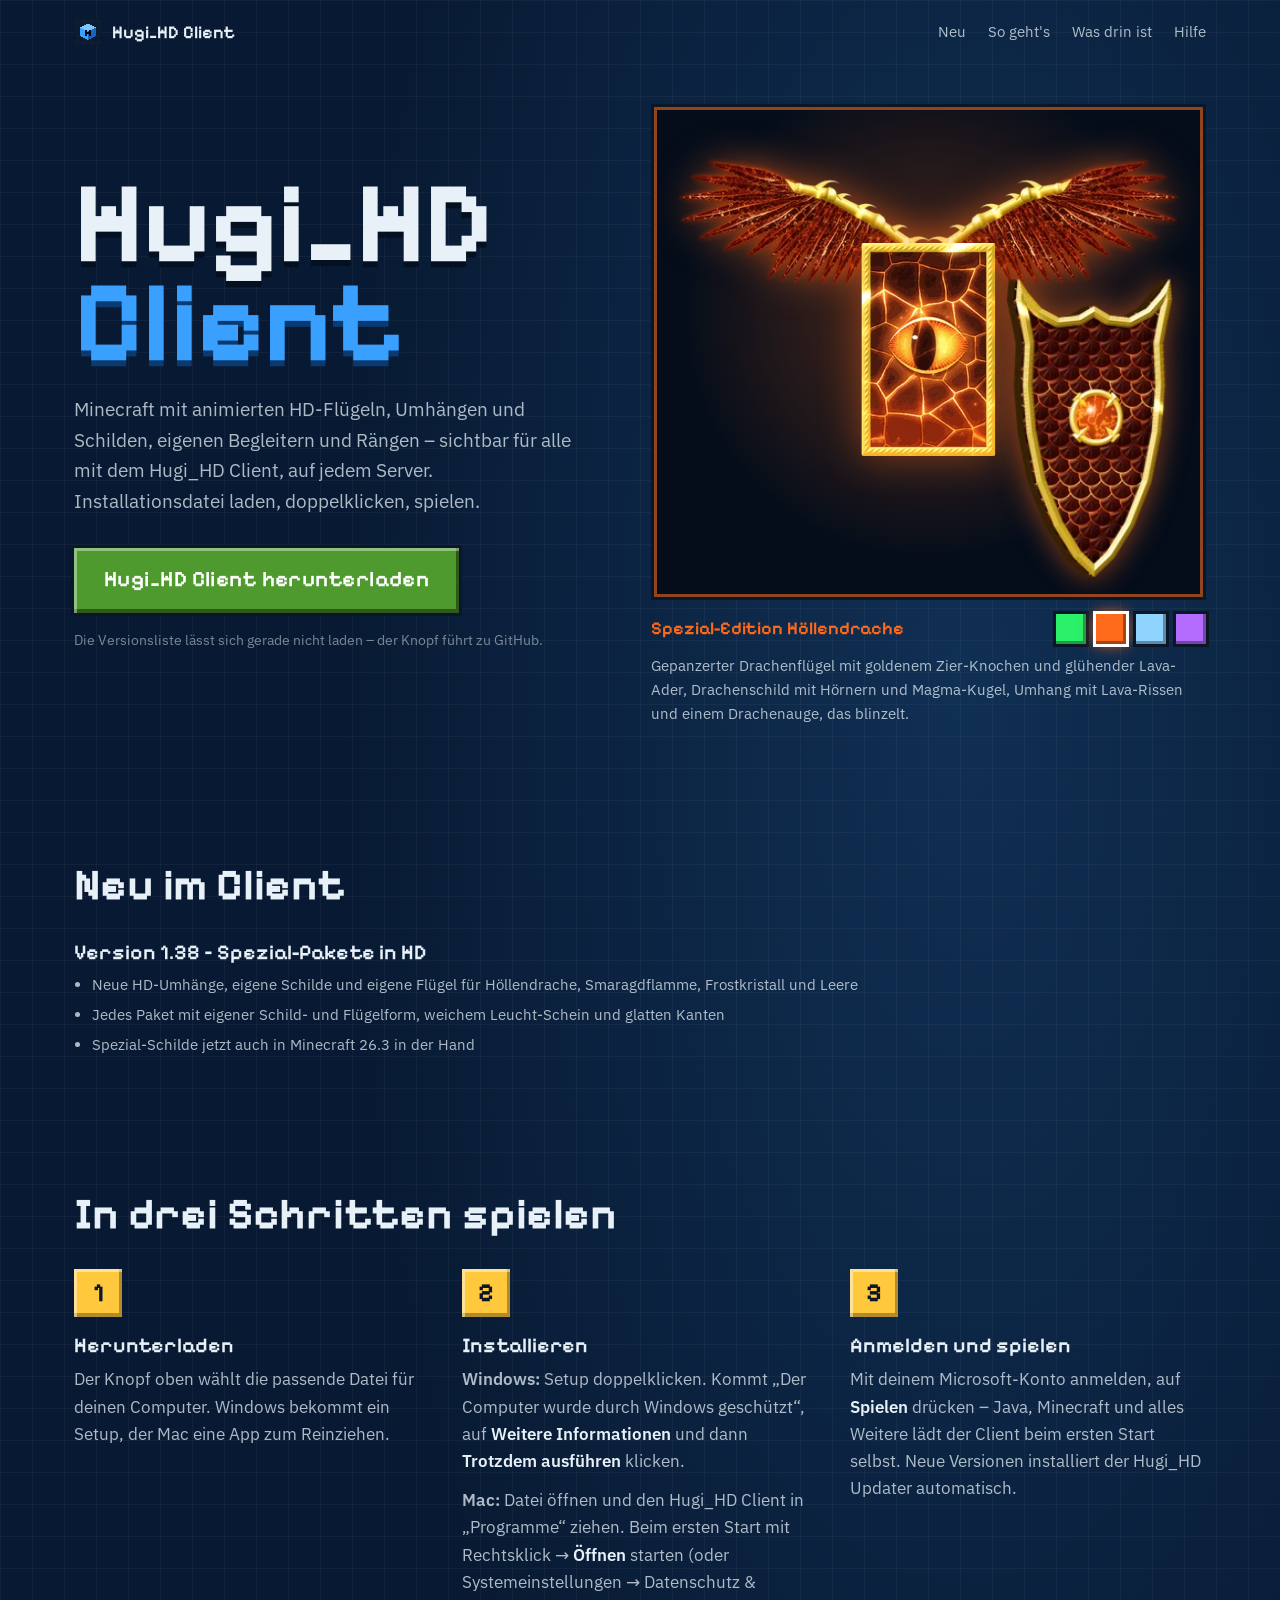
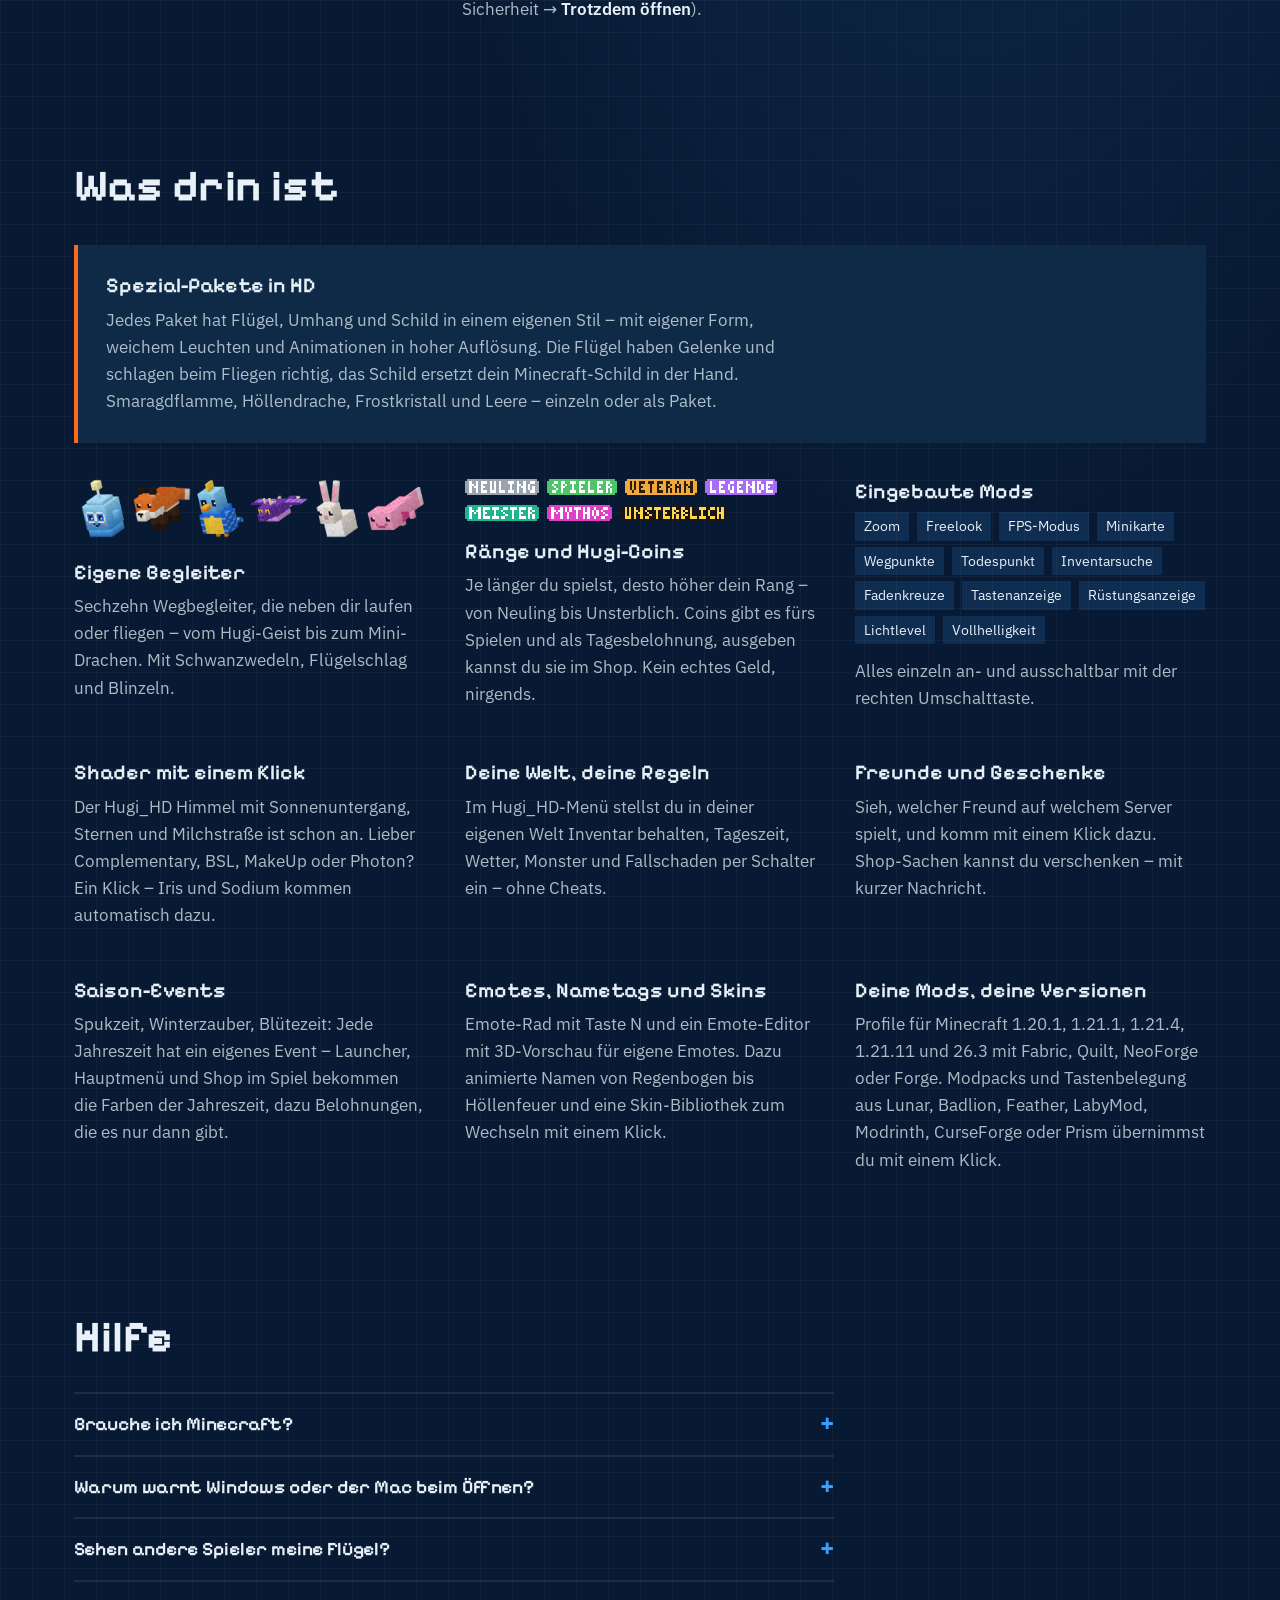
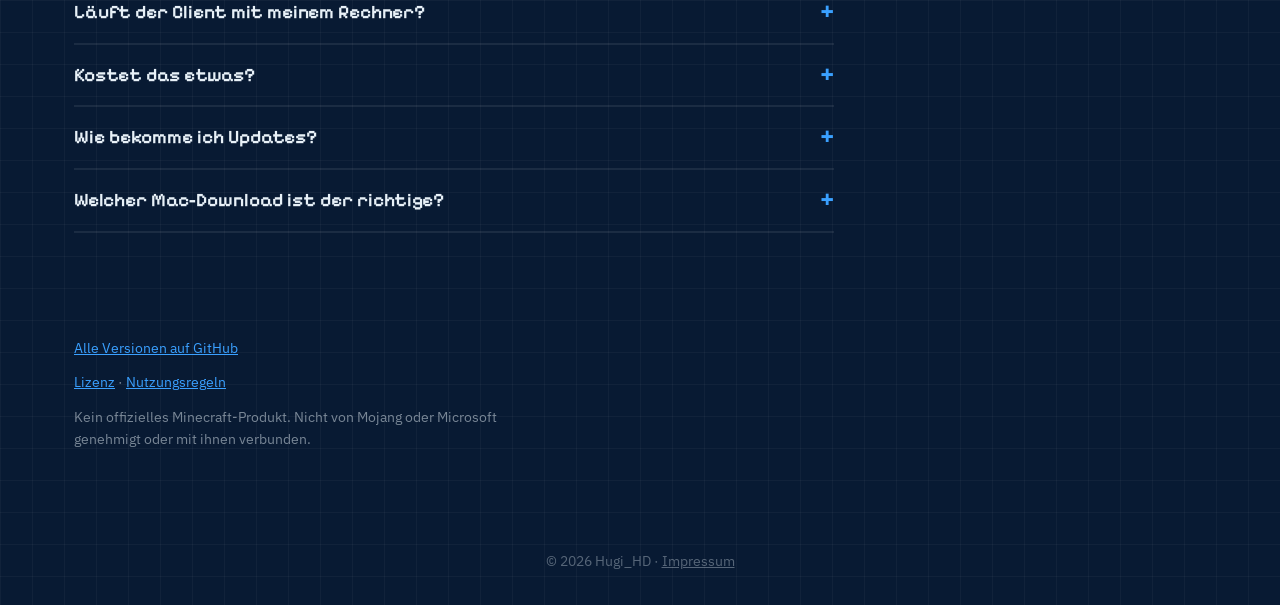
<file: index.html>
<!doctype html>
<html lang="de">
<head>
  <meta charset="utf-8">
  <meta name="viewport" content="width=device-width, initial-scale=1">
  <title>Hugi_HD Client – kostenloser Minecraft Client mit Flügeln, Umhängen & Mods</title>
  <meta name="description" content="Hugi_HD Client: kostenloser Minecraft Client für Windows und Mac (Java Edition, 1.20 bis 26.x). Animierte HD-Flügel, Umhänge, Schilde und Auren, Begleiter, Emotes, Replays, Shader und eingebaute PvP-Mods – herunterladen, installieren, spielen.">
  <meta name="robots" content="index, follow">
  <link rel="canonical" href="https://hugomarkefsky-sketch.github.io/hugihd-updaates/">
  <meta property="og:type" content="website">
  <meta property="og:locale" content="de_DE">
  <meta property="og:site_name" content="Hugi_HD Client">
  <meta property="og:title" content="Hugi_HD Client – Minecraft mit Flügeln, Umhängen und Mods">
  <meta property="og:description" content="Kostenloser Minecraft Client mit animierten HD-Flügeln, Begleitern, Emotes, Replays und eingebauten Mods – ein Download, dann spielen.">
  <meta property="og:url" content="https://hugomarkefsky-sketch.github.io/hugihd-updaates/">
  <meta property="og:image" content="https://hugomarkefsky-sketch.github.io/hugihd-updaates/img/og-hoellendrache.png">
  <meta name="twitter:card" content="summary_large_image">
  <script type="application/ld+json">
[
 {
  "@context": "https://schema.org",
  "@type": "SoftwareApplication",
  "name": "Hugi_HD Client",
  "alternateName": [
   "HugiHD Client",
   "Hugi HD Client",
   "Hugi_HD Minecraft Client"
  ],
  "applicationCategory": "GameApplication",
  "applicationSubCategory": "Minecraft Client",
  "operatingSystem": "Windows 10, Windows 11, macOS",
  "description": "Kostenloser Minecraft-Client (Java Edition, Fabric) mit animierten HD-Flügeln, Umhängen, Schilden, Auren, Begleitern, Emotes, Replays, Shadern und eingebauten Mods.",
  "url": "https://hugomarkefsky-sketch.github.io/hugihd-updaates/",
  "image": "https://hugomarkefsky-sketch.github.io/hugihd-updaates/img/og-hoellendrache.png",
  "inLanguage": "de",
  "offers": {
   "@type": "Offer",
   "price": "0",
   "priceCurrency": "EUR"
  },
  "author": {
   "@type": "Person",
   "name": "Hugi_HD"
  }
 },
 {
  "@context": "https://schema.org",
  "@type": "FAQPage",
  "mainEntity": [
   {
    "@type": "Question",
    "name": "Brauche ich Minecraft?",
    "acceptedAnswer": {
     "@type": "Answer",
     "text": "Ja. Du brauchst Minecraft: Java Edition mit einem Microsoft-Konto. Der Client startet dein eigenes Minecraft – mit allem, was du gekauft hast."
    }
   },
   {
    "@type": "Question",
    "name": "Warum warnt Windows oder der Mac beim Öffnen?",
    "acceptedAnswer": {
     "@type": "Answer",
     "text": "Der Client ist nicht von einer großen Firma zertifiziert – das kostet jedes Jahr Geld. Die Warnung kommt deshalb bei jeder kleinen App. Wie du sie wegklickst, steht oben bei Schritt 2."
    }
   },
   {
    "@type": "Question",
    "name": "Sehen andere Spieler meine Flügel?",
    "acceptedAnswer": {
     "@type": "Answer",
     "text": "Alle, die den Hugi_HD Client nutzen, sehen deine Flügel, Begleiter, Umhänge und Schilde – auf jedem Server. Ohne Client sieht man nur das normale Minecraft."
    }
   },
   {
    "@type": "Question",
    "name": "Läuft der Client mit meinem Rechner?",
    "acceptedAnswer": {
     "@type": "Answer",
     "text": "Ja, wenn Minecraft läuft. Windows 10/11 und macOS (Apple-Chip oder Intel). Für Shader brauchst du eine etwas stärkere Grafikkarte – der Hugi_HD Himmel kostet dagegen kaum FPS."
    }
   },
   {
    "@type": "Question",
    "name": "Kostet das etwas?",
    "acceptedAnswer": {
     "@type": "Answer",
     "text": "Nein. Der Client ist kostenlos, Hugi-Coins sind Spielgeld und lassen sich nicht kaufen."
    }
   },
   {
    "@type": "Question",
    "name": "Wie bekomme ich Updates?",
    "acceptedAnswer": {
     "@type": "Answer",
     "text": "Automatisch. Der Launcher holt neue Versionen beim Start selbst und startet kurz neu – meistens dauert das nur ein paar Sekunden."
    }
   },
   {
    "@type": "Question",
    "name": "Welcher Mac-Download ist der richtige?",
    "acceptedAnswer": {
     "@type": "Answer",
     "text": "Apple-Chip (M1, M2, M3 …) oder Intel – findest du unter Apple-Menü → Über diesen Mac bei „Chip“ bzw. „Prozessor“. Der Knopf oben versucht, das selbst zu erkennen."
    }
   }
  ]
 }
]
  </script>
  <link rel="icon" href="img/icon.png">
  <link rel="apple-touch-icon" href="img/icon.png">
  <link rel="stylesheet" href="style.css">
</head>
<body>
  <header class="top">
    <a class="brand" href="#"><img src="img/icon.png" alt="" width="28" height="28">Hugi_HD Client</a>
    <nav>
      <a href="#neu">Neu</a>
      <a href="#so-gehts">So geht's</a>
      <a href="#inhalt">Was drin ist</a>
      <a href="#hilfe">Hilfe</a>
    </nav>
  </header>

  <main>
    <section class="hero">
      <div class="hero-text">
        <h1 class="wordmark"><span>Hugi_HD</span><span>Client</span></h1>
        <p class="lead">Minecraft mit animierten HD-Flügeln, Umhängen und Schilden, eigenen Begleitern und Rängen – sichtbar für alle mit dem Hugi_HD Client, auf jedem Server. Installationsdatei laden, doppelklicken, spielen.</p>

        <div class="download" id="download">
          <a class="mc-btn mc-grass big" id="dl-main" href="#">
            <span id="dl-label">Hugi_HD Client herunterladen</span>
          </a>
          <p class="dl-meta" id="dl-meta">Suche die neueste Version …</p>
          <p class="dl-other" id="dl-other"></p>
          <p class="dl-other dl-hub" id="dl-hub" hidden></p>
        </div>
      </div>

      <figure class="showcase" aria-label="Spezial-Editionen">
        <div class="stage" id="stage">
          <img class="sc-wings" id="sc-wings" src="img/wings-hoellendrache.webp" alt="Animierte Flügel der Spezial-Edition">
          <img class="sc-cape" id="sc-cape" src="img/cape-hoellendrache.webp" alt="Animierter Umhang">
          <img class="sc-shield" id="sc-shield" src="img/shield-hoellendrache.webp" alt="Animiertes Schild">
        </div>
        <figcaption>
          <span class="sc-name" id="sc-name">Spezial-Edition Höllendrache</span>
          <span class="sc-pick" role="group" aria-label="Edition wählen">
            <button type="button" data-ed="smaragdflamme" style="--c:#2AF06A" aria-label="Smaragdflamme"></button>
            <button type="button" data-ed="hoellendrache" style="--c:#FF6A1A" aria-label="Höllendrache" aria-pressed="true"></button>
            <button type="button" data-ed="frostkristall" style="--c:#8FD3FF" aria-label="Frostkristall"></button>
            <button type="button" data-ed="leere" style="--c:#B46CFF" aria-label="Leere"></button>
          </span>
        </figcaption>
        <p class="sc-desc" id="sc-desc">Gepanzerter Drachenflügel mit goldenem Zier-Knochen und glühender Lava-Ader, Drachenschild mit Hörnern und Magma-Kugel, Umhang mit Lava-Rissen und einem Drachenauge, das blinzelt.</p>
      </figure>
    </section>

    <section class="news" id="neu">
      <h2>Neu im Client</h2>
      <div class="news-list" id="news-list">
        <article>
          <h3>Version 1.38 – Spezial-Pakete in HD</h3>
          <ul>
            <li>Neue HD-Umhänge, eigene Schilde und eigene Flügel für Höllendrache, Smaragdflamme, Frostkristall und Leere</li>
            <li>Jedes Paket mit eigener Schild- und Flügelform, weichem Leucht-Schein und glatten Kanten</li>
            <li>Spezial-Schilde jetzt auch in Minecraft 26.3 in der Hand</li>
          </ul>
        </article>
      </div>
    </section>

    <section class="steps" id="so-gehts">
      <h2>In drei Schritten spielen</h2>
      <ol>
        <li>
          <h3>Herunterladen</h3>
          <p>Der Knopf oben wählt die passende Datei für deinen Computer. Windows bekommt ein Setup, der Mac eine App zum Reinziehen.</p>
        </li>
        <li>
          <h3>Installieren</h3>
          <p><strong>Windows:</strong> Setup doppelklicken. Kommt „Der Computer wurde durch Windows geschützt“, auf <em>Weitere Informationen</em> und dann <em>Trotzdem ausführen</em> klicken.</p>
          <p><strong>Mac:</strong> Datei öffnen und den Hugi_HD Client in „Programme“ ziehen. Beim ersten Start mit Rechtsklick → <em>Öffnen</em> starten (oder Systemeinstellungen → Datenschutz &amp; Sicherheit → <em>Trotzdem öffnen</em>).</p>
        </li>
        <li>
          <h3>Anmelden und spielen</h3>
          <p>Mit deinem Microsoft-Konto anmelden, auf <em>Spielen</em> drücken – Java, Minecraft und alles Weitere lädt der Client beim ersten Start selbst. Neue Versionen installiert der Hugi_HD Updater automatisch.</p>
        </li>
      </ol>
    </section>

    <section class="inside" id="inhalt">
      <h2>Was drin ist</h2>

      <div class="feature wide">
        <div>
          <h3>Spezial-Pakete in HD</h3>
          <p>Jedes Paket hat Flügel, Umhang und Schild in einem eigenen Stil – mit eigener Form, weichem Leuchten und Animationen in hoher Auflösung. Die Flügel haben Gelenke und schlagen beim Fliegen richtig, das Schild ersetzt dein Minecraft-Schild in der Hand. Smaragdflamme, Höllendrache, Frostkristall und Leere – einzeln oder als Paket.</p>
        </div>
      </div>

      <div class="feature">
        <img class="pets" src="img/pets.png" alt="Hugi-Geist, Fuchsi, Pixel-Vogel, Mini-Drache, Hoppel und Axo">
        <h3>Eigene Begleiter</h3>
        <p>Sechzehn Wegbegleiter, die neben dir laufen oder fliegen – vom Hugi-Geist bis zum Mini-Drachen. Mit Schwanzwedeln, Flügelschlag und Blinzeln.</p>
      </div>

      <div class="feature">
        <div class="ranks">
          <img src="img/rank-neuling.png" alt="Neuling"><img src="img/rank-spieler.png" alt="Spieler">
          <img src="img/rank-veteran.png" alt="Veteran"><img src="img/rank-legende.png" alt="Legende">
          <img src="img/rank-meister.png" alt="Meister"><img src="img/rank-mythos.png" alt="Mythos">
          <img src="img/rank-unsterblich.png" alt="Unsterblich">
        </div>
        <h3>Ränge und Hugi-Coins</h3>
        <p>Je länger du spielst, desto höher dein Rang – von Neuling bis Unsterblich. Coins gibt es fürs Spielen und als Tagesbelohnung, ausgeben kannst du sie im Shop. Kein echtes Geld, nirgends.</p>
      </div>

      <div class="feature">
        <h3>Eingebaute Mods</h3>
        <ul class="mods">
          <li>Zoom</li><li>Freelook</li><li>FPS-Modus</li><li>Minikarte</li><li>Wegpunkte</li><li>Todespunkt</li>
          <li>Inventarsuche</li><li>Fadenkreuze</li><li>Tastenanzeige</li><li>Rüstungsanzeige</li><li>Lichtlevel</li><li>Vollhelligkeit</li>
        </ul>
        <p>Alles einzeln an- und ausschaltbar mit der rechten Umschalttaste.</p>
      </div>

      <div class="feature">
        <h3>Shader mit einem Klick</h3>
        <p>Der Hugi_HD Himmel mit Sonnenuntergang, Sternen und Milchstraße ist schon an. Lieber Complementary, BSL, MakeUp oder Photon? Ein Klick – Iris und Sodium kommen automatisch dazu.</p>
      </div>

      <div class="feature">
        <h3>Deine Welt, deine Regeln</h3>
        <p>Im Hugi_HD-Menü stellst du in deiner eigenen Welt Inventar behalten, Tageszeit, Wetter, Monster und Fallschaden per Schalter ein – ohne Cheats.</p>
      </div>

      <div class="feature">
        <h3>Freunde und Geschenke</h3>
        <p>Sieh, welcher Freund auf welchem Server spielt, und komm mit einem Klick dazu. Shop-Sachen kannst du verschenken – mit kurzer Nachricht.</p>
      </div>

      <div class="feature">
        <h3>Saison-Events</h3>
        <p>Spukzeit, Winterzauber, Blütezeit: Jede Jahreszeit hat ein eigenes Event – Launcher, Hauptmenü und Shop im Spiel bekommen die Farben der Jahreszeit, dazu Belohnungen, die es nur dann gibt.</p>
      </div>

      <div class="feature">
        <h3>Emotes, Nametags und Skins</h3>
        <p>Emote-Rad mit Taste N und ein Emote-Editor mit 3D-Vorschau für eigene Emotes. Dazu animierte Namen von Regenbogen bis Höllenfeuer und eine Skin-Bibliothek zum Wechseln mit einem Klick.</p>
      </div>

      <div class="feature">
        <h3>Deine Mods, deine Versionen</h3>
        <p>Profile für Minecraft 1.20.1, 1.21.1, 1.21.4, 1.21.11 und 26.3 mit Fabric, Quilt, NeoForge oder Forge. Modpacks und Tastenbelegung aus Lunar, Badlion, Feather, LabyMod, Modrinth, CurseForge oder Prism übernimmst du mit einem Klick.</p>
      </div>
    </section>

    <section class="help" id="hilfe">
      <h2>Hilfe</h2>
      <details>
        <summary>Brauche ich Minecraft?</summary>
        <p>Ja. Du brauchst Minecraft: Java Edition mit einem Microsoft-Konto. Der Client startet dein eigenes Minecraft – mit allem, was du gekauft hast.</p>
      </details>
      <details>
        <summary>Warum warnt Windows oder der Mac beim Öffnen?</summary>
        <p>Der Client ist nicht von einer großen Firma zertifiziert – das kostet jedes Jahr Geld. Die Warnung kommt deshalb bei jeder kleinen App. Wie du sie wegklickst, steht oben bei Schritt 2.</p>
      </details>
      <details>
        <summary>Sehen andere Spieler meine Flügel?</summary>
        <p>Alle, die den Hugi_HD Client nutzen, sehen deine Flügel, Begleiter, Umhänge und Schilde – auf jedem Server. Ohne Client sieht man nur das normale Minecraft.</p>
      </details>
      <details>
        <summary>Läuft der Client mit meinem Rechner?</summary>
        <p>Ja, wenn Minecraft läuft. Windows 10/11 und macOS (Apple-Chip oder Intel). Für Shader brauchst du eine etwas stärkere Grafikkarte – der Hugi_HD Himmel kostet dagegen kaum FPS.</p>
      </details>
      <details>
        <summary>Kostet das etwas?</summary>
        <p>Nein. Der Client ist kostenlos, Hugi-Coins sind Spielgeld und lassen sich nicht kaufen.</p>
      </details>
      <details>
        <summary>Wie bekomme ich Updates?</summary>
        <p>Automatisch. Der Launcher holt neue Versionen beim Start selbst und startet kurz neu – meistens dauert das nur ein paar Sekunden.</p>
      </details>
      <details>
        <summary>Welcher Mac-Download ist der richtige?</summary>
        <p>Apple-Chip (M1, M2, M3 …) oder Intel – findest du unter Apple-Menü → <em>Über diesen Mac</em> bei „Chip“ bzw. „Prozessor“. Der Knopf oben versucht, das selbst zu erkennen.</p>
      </details>
    </section>
  </main>

  <footer>
    <p><a id="gh-link" href="#">Alle Versionen auf GitHub</a></p>
    <p><a href="LICENSE.txt">Lizenz</a> · <a href="NUTZUNGSREGELN.txt">Nutzungsregeln</a></p>
    <p class="legal">Kein offizielles Minecraft-Produkt. Nicht von Mojang oder Microsoft genehmigt oder mit ihnen verbunden.</p>
  </footer>

  <script src="config.js"></script>
  <script src="app.js"></script>
  <footer style="text-align:center;padding:32px 16px;font-size:14px;opacity:.7">
  © 2026 Hugi_HD · <a href="impressum.html" style="color:inherit">Impressum</a>
</footer>
</body>
</html>
</file>
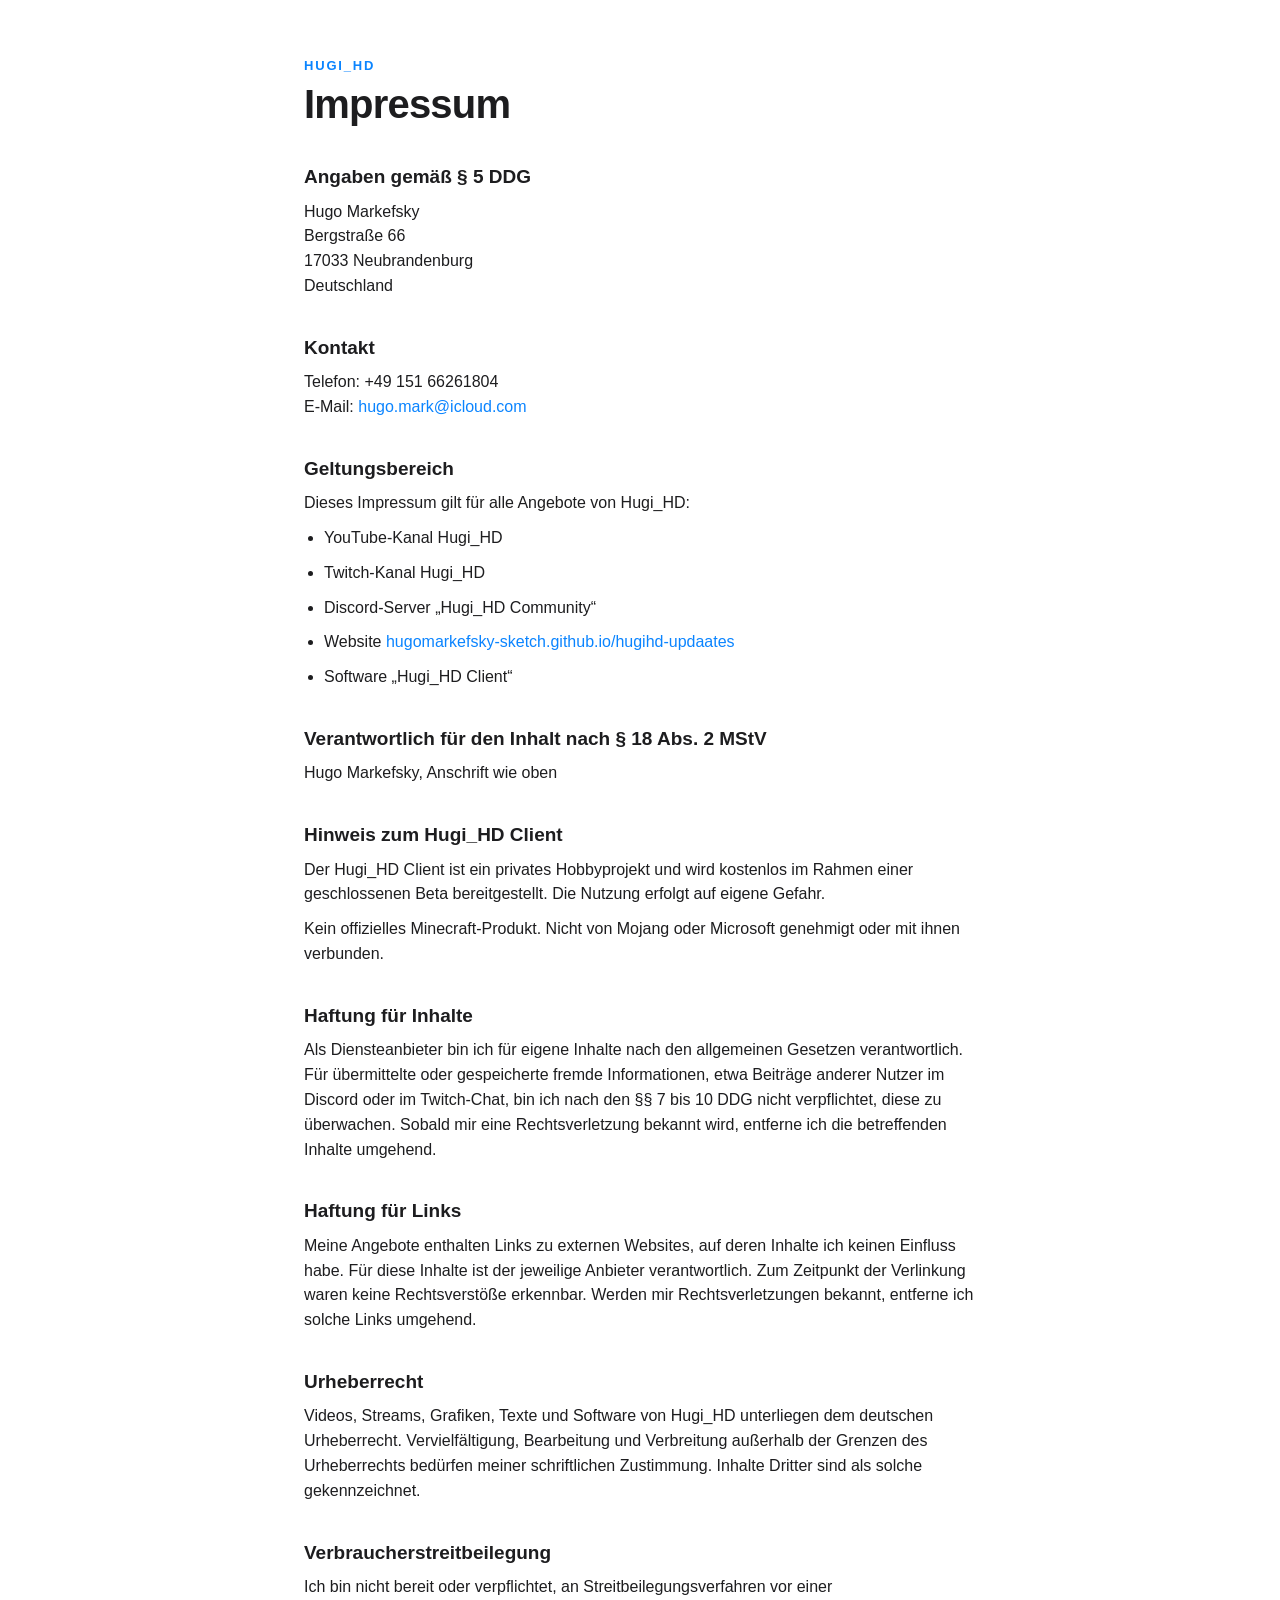
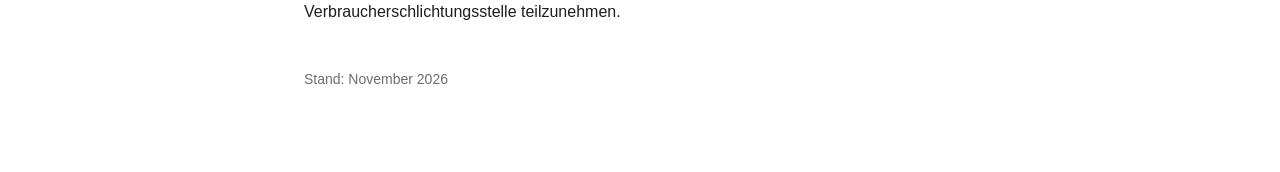
<file: impressum.html>
<!DOCTYPE html>
<html lang="de">
<head>
<meta charset="utf-8">
<meta name="viewport" content="width=device-width, initial-scale=1">
<meta name="robots" content="noindex">
<title>Impressum – Hugi_HD</title>
<style>
  :root { --blau:#0A84FF; --text:#1d1d1f; --grau:#6e6e73; }
  * { box-sizing:border-box; }
  body { margin:0; font-family:-apple-system,BlinkMacSystemFont,"SF Pro Text","Segoe UI",Inter,Roboto,Helvetica,Arial,sans-serif;
         color:var(--text); background:#fff; line-height:1.55; -webkit-font-smoothing:antialiased; }
  main { max-width:720px; margin:0 auto; padding:56px 24px 72px; }
  .marke { font-size:13px; font-weight:700; letter-spacing:.14em; text-transform:uppercase; color:var(--blau); }
  h1 { font-size:40px; line-height:1.1; margin:6px 0 36px; letter-spacing:-.02em; }
  h2 { font-size:19px; margin:34px 0 8px; }
  p, li { font-size:16px; margin:0 0 10px; }
  ul { padding-left:20px; margin:0 0 10px; }
  a { color:var(--blau); text-decoration:none; }
  .klein { color:var(--grau); font-size:14px; margin-top:44px; }
  @media print {
    main { padding:0; }
    h1 { font-size:30px; margin-bottom:24px; }
    h2 { font-size:15px; margin:20px 0 6px; break-after:avoid; }
    p, li { font-size:11pt; }
    .klein { margin-top:28px; }
  }
</style>
</head>
<body>
<main>
  <div class="marke">Hugi_HD</div>
  <h1>Impressum</h1>

  <h2>Angaben gemäß § 5 DDG</h2>
  <p>Hugo Markefsky<br>Bergstraße 66<br>17033 Neubrandenburg<br>Deutschland</p>

  <h2>Kontakt</h2>
  <p>Telefon: +49 151 66261804<br>E-Mail: <a href="mailto:hugo.mark@icloud.com">hugo.mark@icloud.com</a></p>

  <h2>Geltungsbereich</h2>
  <p>Dieses Impressum gilt für alle Angebote von Hugi_HD:</p>
  <ul>
    <li>YouTube-Kanal Hugi_HD</li>
    <li>Twitch-Kanal Hugi_HD</li>
    <li>Discord-Server „Hugi_HD Community“</li>
    <li>Website <a href="https://hugomarkefsky-sketch.github.io/hugihd-updaates/">hugomarkefsky-sketch.github.io/hugihd-updaates</a></li>
    <li>Software „Hugi_HD Client“</li>
  </ul>

  <h2>Verantwortlich für den Inhalt nach § 18 Abs. 2 MStV</h2>
  <p>Hugo Markefsky, Anschrift wie oben</p>

  <h2>Hinweis zum Hugi_HD Client</h2>
  <p>Der Hugi_HD Client ist ein privates Hobbyprojekt und wird kostenlos im Rahmen einer geschlossenen Beta bereitgestellt. Die Nutzung erfolgt auf eigene Gefahr.</p>
  <p>Kein offizielles Minecraft-Produkt. Nicht von Mojang oder Microsoft genehmigt oder mit ihnen verbunden.</p>

  <h2>Haftung für Inhalte</h2>
  <p>Als Diensteanbieter bin ich für eigene Inhalte nach den allgemeinen Gesetzen verantwortlich. Für übermittelte oder gespeicherte fremde Informationen, etwa Beiträge anderer Nutzer im Discord oder im Twitch-Chat, bin ich nach den §§ 7 bis 10 DDG nicht verpflichtet, diese zu überwachen. Sobald mir eine Rechtsverletzung bekannt wird, entferne ich die betreffenden Inhalte umgehend.</p>

  <h2>Haftung für Links</h2>
  <p>Meine Angebote enthalten Links zu externen Websites, auf deren Inhalte ich keinen Einfluss habe. Für diese Inhalte ist der jeweilige Anbieter verantwortlich. Zum Zeitpunkt der Verlinkung waren keine Rechtsverstöße erkennbar. Werden mir Rechtsverletzungen bekannt, entferne ich solche Links umgehend.</p>

  <h2>Urheberrecht</h2>
  <p>Videos, Streams, Grafiken, Texte und Software von Hugi_HD unterliegen dem deutschen Urheberrecht. Vervielfältigung, Bearbeitung und Verbreitung außerhalb der Grenzen des Urheberrechts bedürfen meiner schriftlichen Zustimmung. Inhalte Dritter sind als solche gekennzeichnet.</p>

  <h2>Verbraucherstreitbeilegung</h2>
  <p>Ich bin nicht bereit oder verpflichtet, an Streitbeilegungsverfahren vor einer Verbraucherschlichtungsstelle teilzunehmen.</p>

  <p class="klein">Stand: November 2026</p>
</main>
</body>
</html>
</file>
<file: style.css>
@font-face { font-family: "Pixelify Sans"; font-weight: 400; font-display: swap; src: url(fonts/pixelify-sans-latin-400-normal.woff2) format("woff2"); }
@font-face { font-family: "Pixelify Sans"; font-weight: 600; font-display: swap; src: url(fonts/pixelify-sans-latin-600-normal.woff2) format("woff2"); }
@font-face { font-family: "Pixelify Sans"; font-weight: 700; font-display: swap; src: url(fonts/pixelify-sans-latin-700-normal.woff2) format("woff2"); }
@font-face { font-family: "IBM Plex Sans"; font-weight: 400; font-display: swap; src: url(fonts/ibm-plex-sans-latin-400-normal.woff2) format("woff2"); }
@font-face { font-family: "IBM Plex Sans"; font-weight: 600; font-display: swap; src: url(fonts/ibm-plex-sans-latin-600-normal.woff2) format("woff2"); }

:root {
  --night: #081A33;      /* Nachthimmel */
  --deep: #0E2A47;       /* Shop-Blau aus dem Spiel */
  --hugi: #3AA0FF;       /* Hugi-Blau */
  --coin: #FFC83D;       /* Hugi-Coin-Gold */
  --grass: #4E9A2E;      /* Minecraft-Knopf */
  --ink: #E8F1F8;
  --ink-2: rgba(232, 241, 248, .74);
  --ink-3: rgba(232, 241, 248, .5);
  --pixel: "Pixelify Sans", ui-monospace, monospace;
  --body: "IBM Plex Sans", system-ui, sans-serif;
  --ed: #FF6A1A;         /* Farbe der gerade gezeigten Edition */
}

* { box-sizing: border-box; }
html { scroll-behavior: smooth; }
body {
  margin: 0; color: var(--ink); font: 400 17px/1.6 var(--body);
  background-color: var(--night);
  /* Raster wie im Shop des Spiels */
  background-image:
    linear-gradient(rgba(255,255,255,.035) 1px, transparent 1px),
    linear-gradient(90deg, rgba(255,255,255,.035) 1px, transparent 1px),
    radial-gradient(ellipse 70% 55% at 75% 18%, rgba(58,160,255,.16), transparent 70%);
  background-size: 32px 32px, 32px 32px, 100% 100%;
}
a { color: var(--hugi); }
a:focus-visible, button:focus-visible, summary:focus-visible { outline: 3px solid var(--coin); outline-offset: 3px; }
img { image-rendering: pixelated; }

/* ---------- Kopf ---------- */
.top { display: flex; align-items: center; justify-content: space-between; gap: 16px; max-width: 1180px; margin: 0 auto; padding: 18px 24px; }
.brand { display: flex; align-items: center; gap: 10px; color: var(--ink); text-decoration: none; font: 600 18px/1 var(--pixel); }
.top nav { display: flex; gap: 22px; }
.top nav a { color: var(--ink-2); text-decoration: none; font-size: 15px; }
.top nav a:hover { color: var(--ink); }

main { max-width: 1180px; margin: 0 auto; padding: 0 24px; }

/* ---------- Hero ---------- */
.hero { display: grid; grid-template-columns: minmax(0, 1fr) minmax(0, 1.05fr); gap: 48px; align-items: center; padding: 40px 0 72px; }
.wordmark { margin: 0 0 22px; font: 700 clamp(56px, 9vw, 120px)/.86 var(--pixel); letter-spacing: -.01em; }
.wordmark span { display: block; }
.wordmark span:first-child { color: var(--ink); text-shadow: 0 6px 0 #04101F; }
.wordmark span:last-child { color: var(--hugi); text-shadow: 0 6px 0 #0A3A70; }
.lead { max-width: 46ch; margin: 0 0 32px; color: var(--ink-2); font-size: 19px; }

/* Minecraft-Knopf (wie im Launcher) */
.mc-btn {
  --face: #7A8089; --hi: rgba(255,255,255,.38); --lo: rgba(0,0,0,.42);
  display: inline-flex; align-items: center; gap: 12px; border: 0; cursor: pointer; text-decoration: none;
  font: 600 17px/1 var(--pixel); color: #fff; letter-spacing: .02em;
  padding: 14px 22px 16px; background: var(--face);
  box-shadow: inset 3px 3px 0 var(--hi), inset -3px -4px 0 var(--lo), 0 0 0 3px #0B1726;
  transition: transform .08s, filter .12s;
}
.mc-btn:hover { filter: brightness(1.08); transform: translateY(-1px); }
.mc-btn:active { transform: translateY(2px); box-shadow: inset 3px 3px 0 var(--lo), inset -3px -3px 0 var(--hi), 0 0 0 3px #0B1726; }
.mc-grass { --face: var(--grass); }
.mc-btn.big { font-size: 22px; padding: 20px 30px 23px; }
.mc-btn .os { width: 22px; height: 22px; flex: none; }
.dl-meta { margin: 16px 0 4px; color: var(--ink-3); font-size: 14px; }
.dl-other { margin: 0; font-size: 14px; color: var(--ink-3); }
.dl-other a { margin-right: 14px; }

/* Vitrine mit den Spezial-Editionen – das eine auffällige Element der Seite */
.showcase { margin: 0; }
.stage {
  position: relative; aspect-ratio: 1.12; overflow: hidden;
  background: radial-gradient(circle at 50% 42%, color-mix(in srgb, var(--ed) 30%, transparent), transparent 62%), #050D1A;
  box-shadow: inset 0 0 0 3px #0B1726, inset 0 0 0 6px color-mix(in srgb, var(--ed) 55%, #0B1726);
  transition: background .5s;
}
.stage img { position: absolute; image-rendering: auto; }
.sc-cape { left: 50%; top: 28%; width: 24%; transform: translateX(-50%); border-radius: 2px; box-shadow: 0 0 40px color-mix(in srgb, var(--ed) 45%, transparent); }
.sc-wings { left: 4%; top: 10%; width: 92%; filter: drop-shadow(0 0 18px color-mix(in srgb, var(--ed) 60%, transparent)); }
.sc-shield { right: 6%; bottom: 4%; width: 30%; filter: drop-shadow(0 0 14px color-mix(in srgb, var(--ed) 55%, transparent)); }
figcaption { display: flex; align-items: center; justify-content: space-between; gap: 12px; margin-top: 14px; }
.sc-name { font: 600 18px/1.2 var(--pixel); color: var(--ed); transition: color .4s; }
.sc-pick { display: flex; gap: 10px; }
.sc-pick button { width: 30px; height: 30px; border: 0; cursor: pointer; background: var(--c); box-shadow: inset -3px -3px 0 rgba(0,0,0,.35), 0 0 0 3px #0B1726; }
.sc-desc { margin: 10px 0 0; max-width: 60ch; color: var(--ink-2); font-size: 15px; min-height: 4.8em; }
.sc-pick button[aria-pressed="true"] { box-shadow: inset -3px -3px 0 rgba(0,0,0,.35), 0 0 0 3px #fff, 0 0 16px var(--c); }

/* ---------- Abschnitte ---------- */
section { padding: 64px 0; }
h2 { margin: 0 0 32px; font: 700 clamp(30px, 4vw, 44px)/1.05 var(--pixel); }
h3 { margin: 0 0 8px; font: 600 21px/1.2 var(--pixel); }
p { margin: 0 0 12px; }

.steps ol { list-style: none; margin: 0; padding: 0; display: grid; grid-template-columns: repeat(3, minmax(0, 1fr)); gap: 32px; counter-reset: step; }
.steps li { counter-increment: step; position: relative; padding-top: 64px; color: var(--ink-2); }
.steps li::before {
  content: counter(step); position: absolute; top: 0; left: 0; width: 48px; height: 48px; display: grid; place-items: center;
  font: 700 26px/1 var(--pixel); color: #0B1726; background: var(--coin);
  box-shadow: inset 3px 3px 0 rgba(255,255,255,.45), inset -3px -4px 0 rgba(0,0,0,.3);
}
.steps h3 { color: var(--ink); }
.steps em { color: var(--ink); font-style: normal; font-weight: 600; }

.inside { display: grid; grid-template-columns: repeat(3, minmax(0, 1fr)); gap: 36px 40px; }
.inside h2 { grid-column: 1 / -1; margin-bottom: 0; }
.feature { color: var(--ink-2); }
.feature h3 { color: var(--ink); }
.feature.wide { grid-column: 1 / -1; padding: 28px 32px; background: var(--deep); box-shadow: inset 4px 0 0 var(--ed); }
.feature.wide p { max-width: 70ch; margin: 0; }
.pets { width: 100%; height: auto; margin-bottom: 14px; image-rendering: auto; }
.ranks { display: flex; flex-wrap: wrap; gap: 8px; margin-bottom: 16px; }
.ranks img { height: 18px; width: auto; }
.mods { display: flex; flex-wrap: wrap; gap: 6px 8px; list-style: none; margin: 4px 0 14px; padding: 0; }
.mods li { padding: 3px 9px; font-size: 14px; color: var(--ink); background: rgba(58,160,255,.14); }

.help { max-width: 760px; }
details { border-top: 2px solid rgba(255,255,255,.08); }
details:last-of-type { border-bottom: 2px solid rgba(255,255,255,.08); }
summary { cursor: pointer; list-style: none; padding: 18px 0; font: 600 19px/1.3 var(--pixel); display: flex; justify-content: space-between; gap: 16px; }
summary::-webkit-details-marker { display: none; }
summary::after { content: "+"; color: var(--hugi); font-size: 24px; line-height: 1; }
details[open] summary::after { content: "–"; }
details p { color: var(--ink-2); padding-bottom: 8px; max-width: 64ch; }

footer { max-width: 1180px; margin: 0 auto; padding: 40px 24px 56px; color: var(--ink-3); font-size: 14px; }
footer .legal { max-width: 60ch; }

/* Neu im Client */
.news-list { display: grid; grid-template-columns: repeat(auto-fit, minmax(240px, 1fr)); gap: 24px 36px; }
.news-list article { color: var(--ink-2); }
.news-list h3 { color: var(--ink); margin-bottom: 2px; }
.news-date { margin: 0 0 8px; color: var(--ink-3); font-size: 14px; }
.news-list ul { margin: 8px 0 0; padding-left: 18px; }
.news-list li { margin-bottom: 6px; font-size: 15px; }

/* ---------- schmal ---------- */
@media (max-width: 900px) {
  .hero { grid-template-columns: 1fr; gap: 36px; padding-top: 16px; }
  .steps ol, .inside { grid-template-columns: 1fr; }
  .top nav { display: none; }
}
@media (max-width: 480px) {
  main, .top, footer { padding-left: 16px; padding-right: 16px; }
  .mc-btn.big { font-size: 18px; padding: 16px 20px 19px; width: 100%; justify-content: center; }
}
@media (prefers-reduced-motion: reduce) {
  html { scroll-behavior: auto; }
  .mc-btn, .stage, .sc-name { transition: none; }
}
</file>
